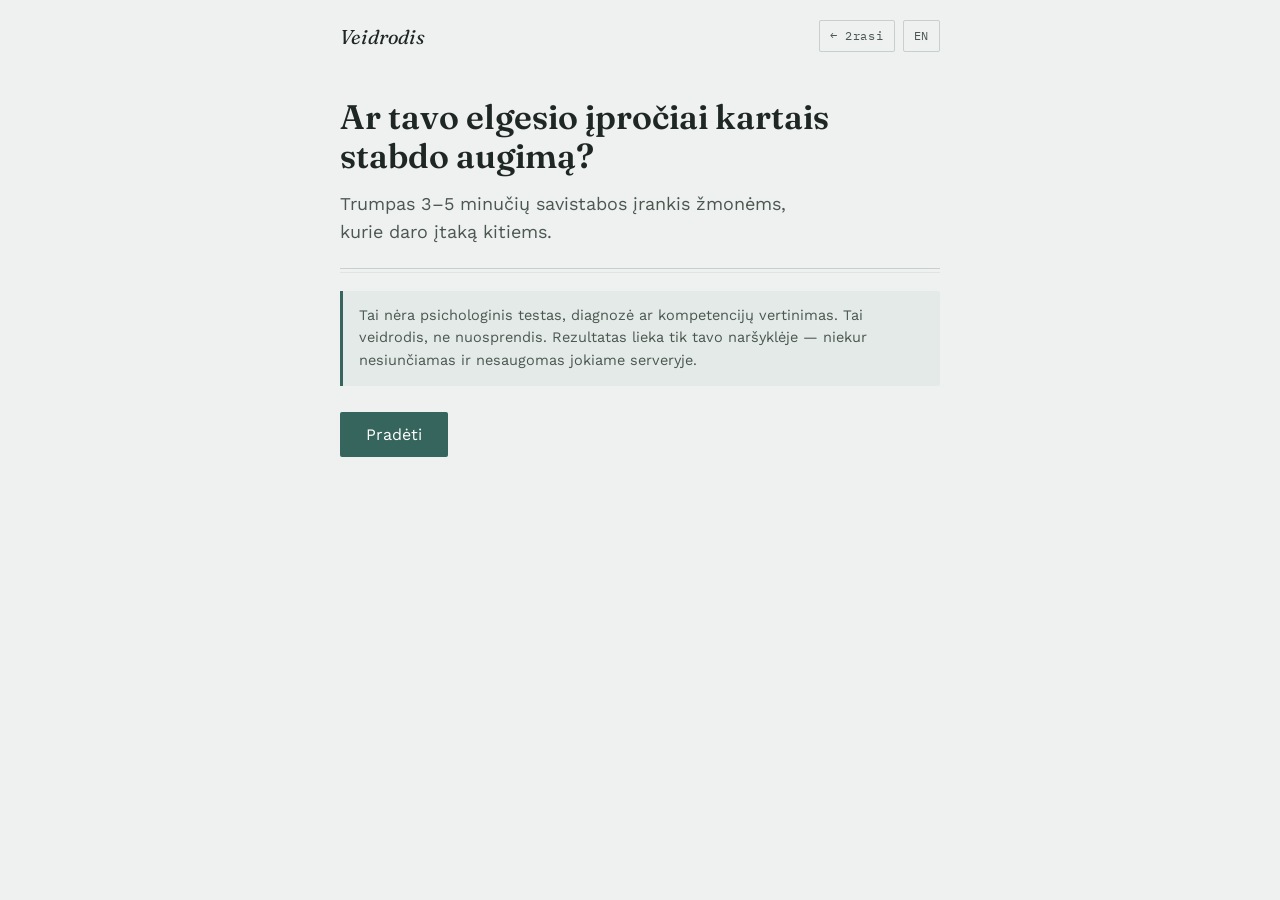
<file: index.html>
<!DOCTYPE html>
<html lang="lt">
<head>
<meta charset="UTF-8">
<meta name="viewport" content="width=device-width, initial-scale=1.0">
<title>Veidrodis — savirefleksijos įrankis</title>
<meta name="description" content="Trumpas savirefleksijos įrankis žmonėms, kurie daro įtaką kitiems. Ne testas, ne diagnozė — veidrodis.">
<link rel="preconnect" href="https://fonts.googleapis.com">
<link rel="preconnect" href="https://fonts.gstatic.com" crossorigin>
<link href="https://fonts.googleapis.com/css2?family=Fraunces:ital,wght@0,500;0,600;1,500&family=Work+Sans:wght@400;500;600&family=IBM+Plex+Mono:wght@400;500&display=swap" rel="stylesheet">
<link rel="stylesheet" href="styles.css">
</head>
<body>

<header class="app-header no-print">
  <span class="brand" data-i18n="brand">Veidrodis</span>
  <div class="header-actions">
    <a class="back-2rasi" href="https://2rasi.lt/#experiments" onclick="this.href=document.documentElement.lang==='en'?'https://2rasi.com/#experiments':'https://2rasi.lt/#experiments'">← 2rasi</a>
    <button class="lang-toggle" id="langToggle" type="button">EN</button>
  </div>
</header>

<main>

  <!-- ============ INTRO ============ -->
  <section class="screen active" id="screen-intro">
    <div id="resumeBanner" class="resume-banner" style="display:none;">
      <span id="resumeText"></span>
      <div class="button-row">
        <button class="secondary-button" id="discardBtn" type="button"></button>
        <button class="primary-button" id="resumeBtn" type="button"></button>
      </div>
    </div>

    <h1 class="hero-title" id="heroTitle"></h1>
    <p class="hero-subtitle" id="heroSubtitle"></p>

    <div class="reflect-rule"></div>

    <p class="disclaimer" id="disclaimerText"></p>

    <button class="primary-button" id="startBtn" type="button"></button>
  </section>

  <!-- ============ ROLE (optional context) ============ -->
  <section class="screen" id="screen-role">
    <h2 class="question-text" id="roleQuestionText" style="font-size:24px; min-height:auto;"></h2>
    <div class="role-options" id="roleOptions"></div>
  </section>

  <!-- ============ QUESTIONS ============ -->
  <section class="screen" id="screen-question">
    <div class="progress-track"><div class="progress-fill" id="progressFill"></div></div>
    <span class="progress-label" id="progressLabel"></span>

    <p class="question-text" id="questionText"></p>

    <div class="scale-row" id="scaleRow" role="group" aria-label="Skalė 1–5"></div>
    <div class="scale-labels">
      <span id="scaleMinLabel"></span>
      <span id="scaleMaxLabel"></span>
    </div>

    <div class="nav-row">
      <button class="secondary-button" id="prevBtn" type="button"></button>
      <button class="primary-button" id="nextBtn" type="button" disabled></button>
    </div>
  </section>

  <!-- ============ TRANSITION ============ -->
  <section class="screen" id="screen-transition">
    <span class="transition-mark" id="transitionTitle"></span>
    <p class="transition-text" id="transitionText"></p>
    <button class="primary-button" id="showResultsBtn" type="button"></button>
  </section>

  <!-- ============ RESULTS ============ -->
  <section class="screen" id="screen-results">
    <h2 class="hero-title" style="font-size:28px;" id="resultsTitle"></h2>
    <p class="results-intro" id="resultsIntro"></p>

    <div id="categoryBars"></div>

    <div class="top-areas">
      <h3 class="top-areas-heading" id="topAreasHeading"></h3>
      <div id="topAreasList"></div>
    </div>

    <div class="button-row no-print">
      <button class="primary-button" id="downloadPdfBtn" type="button"></button>
      <button class="secondary-button" id="restartBtn" type="button"></button>
      <a class="secondary-button back-2rasi" href="https://2rasi.lt/#experiments" onclick="this.href=document.documentElement.lang==='en'?'https://2rasi.com/#experiments':'https://2rasi.lt/#experiments'" style="text-decoration:none;display:inline-flex;align-items:center;justify-content:center;">← 2rasi</a>
    </div>

    <p class="footer-note" id="footerNote"></p>
  </section>

</main>

<script src="data.js"></script>
<script src="app.js"></script>
</body>
</html>
</file>
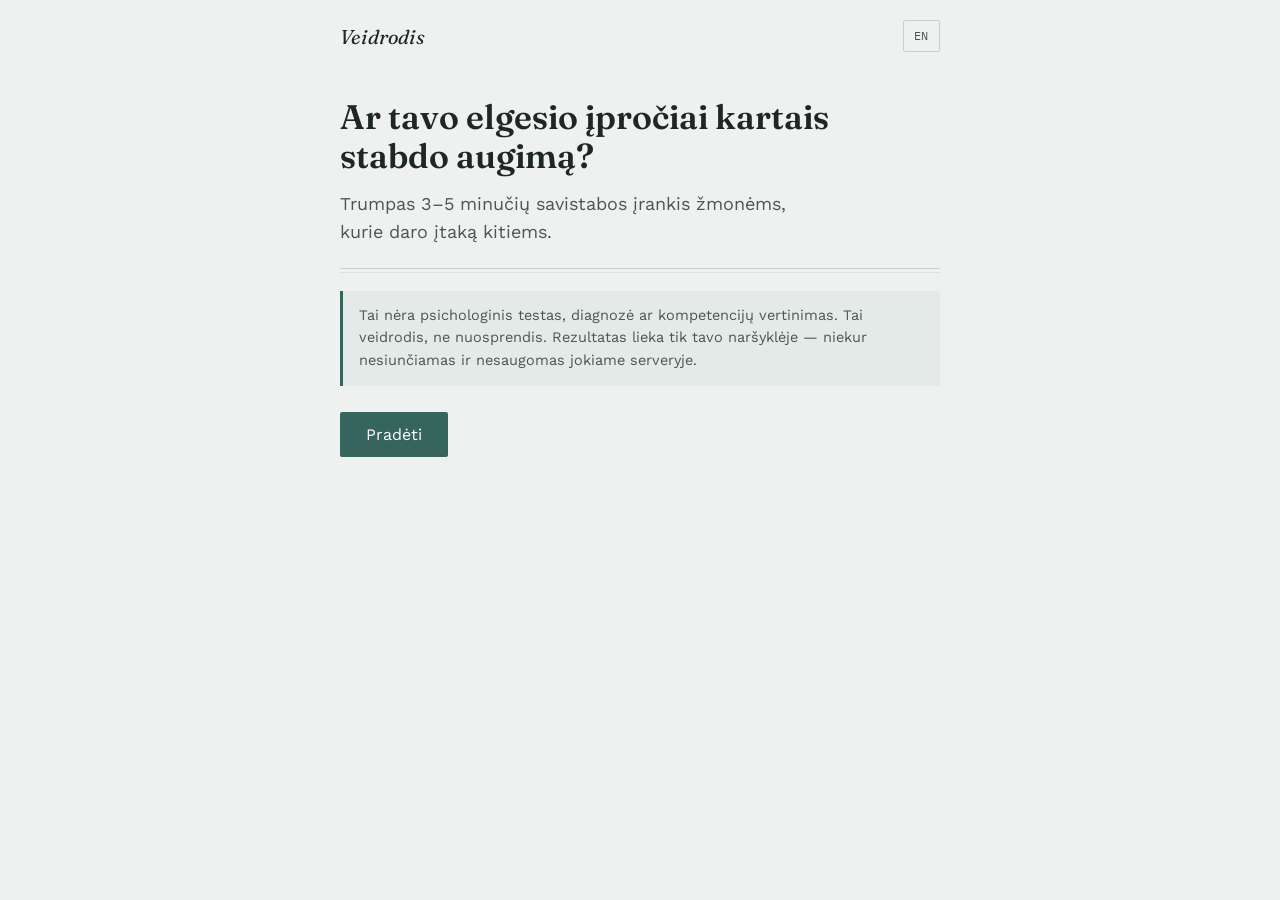
<file: index-1.html>
<!DOCTYPE html>
<html lang="lt">
<head>
<meta charset="UTF-8">
<meta name="viewport" content="width=device-width, initial-scale=1.0">
<title>Veidrodis — savirefleksijos įrankis</title>
<meta name="description" content="Trumpas savirefleksijos įrankis žmonėms, kurie daro įtaką kitiems. Ne testas, ne diagnozė — veidrodis.">
<link rel="preconnect" href="https://fonts.googleapis.com">
<link rel="preconnect" href="https://fonts.gstatic.com" crossorigin>
<link href="https://fonts.googleapis.com/css2?family=Fraunces:ital,wght@0,500;0,600;1,500&family=Work+Sans:wght@400;500;600&family=IBM+Plex+Mono:wght@400;500&display=swap" rel="stylesheet">
<link rel="stylesheet" href="styles.css">
</head>
<body>

<header class="app-header no-print">
  <span class="brand" data-i18n="brand">Veidrodis</span>
  <button class="lang-toggle" id="langToggle" type="button">EN</button>
</header>

<main>

  <!-- ============ INTRO ============ -->
  <section class="screen active" id="screen-intro">
    <div id="resumeBanner" class="resume-banner" style="display:none;">
      <span id="resumeText"></span>
      <div class="button-row">
        <button class="secondary-button" id="discardBtn" type="button"></button>
        <button class="primary-button" id="resumeBtn" type="button"></button>
      </div>
    </div>

    <h1 class="hero-title" id="heroTitle"></h1>
    <p class="hero-subtitle" id="heroSubtitle"></p>

    <div class="reflect-rule"></div>

    <p class="disclaimer" id="disclaimerText"></p>

    <button class="primary-button" id="startBtn" type="button"></button>
  </section>

  <!-- ============ ROLE (optional context) ============ -->
  <section class="screen" id="screen-role">
    <h2 class="question-text" id="roleQuestionText" style="font-size:24px; min-height:auto;"></h2>
    <div class="role-options" id="roleOptions"></div>
  </section>

  <!-- ============ QUESTIONS ============ -->
  <section class="screen" id="screen-question">
    <div class="progress-track"><div class="progress-fill" id="progressFill"></div></div>
    <span class="progress-label" id="progressLabel"></span>

    <p class="question-text" id="questionText"></p>

    <div class="scale-row" id="scaleRow" role="group" aria-label="Skalė 1–5"></div>
    <div class="scale-labels">
      <span id="scaleMinLabel"></span>
      <span id="scaleMaxLabel"></span>
    </div>

    <div class="nav-row">
      <button class="secondary-button" id="prevBtn" type="button"></button>
      <button class="primary-button" id="nextBtn" type="button" disabled></button>
    </div>
  </section>

  <!-- ============ TRANSITION ============ -->
  <section class="screen" id="screen-transition">
    <span class="transition-mark" id="transitionTitle"></span>
    <p class="transition-text" id="transitionText"></p>
    <button class="primary-button" id="showResultsBtn" type="button"></button>
  </section>

  <!-- ============ RESULTS ============ -->
  <section class="screen" id="screen-results">
    <h2 class="hero-title" style="font-size:28px;" id="resultsTitle"></h2>
    <p class="results-intro" id="resultsIntro"></p>

    <div id="categoryBars"></div>

    <div class="top-areas">
      <h3 class="top-areas-heading" id="topAreasHeading"></h3>
      <div id="topAreasList"></div>
    </div>

    <div class="button-row no-print">
      <button class="primary-button" id="downloadPdfBtn" type="button"></button>
      <button class="secondary-button" id="restartBtn" type="button"></button>
    </div>

    <p class="footer-note" id="footerNote"></p>
  </section>

</main>

<script src="data.js"></script>
<script src="app.js"></script>
</body>
</html>
</file>
<file: styles.css>
/* ============================================================
   Design tokens — "still water" palette: a quiet, reflective tool.
   ============================================================ */
:root {
  --bg: #EEF1EF;
  --panel: #E4EAE7;
  --ink: #1E2723;
  --ink-soft: #4B5751;
  --line: #C7D0CB;
  --teal: #35655C;
  --teal-deep: #244640;
  --teal-tint: #DCE8E4;
  --clay: #A9714C;
  --clay-tint: #EFE2D6;

  --font-display: "Fraunces", serif;
  --font-body: "Work Sans", sans-serif;
  --font-mono: "IBM Plex Mono", monospace;

  --radius: 2px;
  --max-width: 640px;
}

* { box-sizing: border-box; }

html { -webkit-text-size-adjust: 100%; }

body {
  margin: 0;
  background: var(--bg);
  color: var(--ink);
  font-family: var(--font-body);
  font-size: 17px;
  line-height: 1.55;
  -webkit-font-smoothing: antialiased;
}

@media (prefers-reduced-motion: reduce) {
  * { animation-duration: 0.001ms !important; transition-duration: 0.001ms !important; }
}

a { color: var(--teal-deep); }

button {
  font-family: var(--font-body);
  cursor: pointer;
}

button:focus-visible,
a:focus-visible,
input:focus-visible,
label:focus-visible {
  outline: 2px solid var(--teal);
  outline-offset: 3px;
}

/* ---------- shell ---------- */

.app-header {
  max-width: var(--max-width);
  margin: 0 auto;
  padding: 20px 20px 0;
  display: flex;
  align-items: center;
  justify-content: space-between;
  gap: 12px;
}

.brand {
  font-family: var(--font-display);
  font-style: italic;
  font-size: 20px;
  letter-spacing: 0.01em;
}

.header-actions {
  display: flex;
  align-items: center;
  gap: 8px;
}

.back-2rasi,
.lang-toggle {
  background: none;
  border: 1px solid var(--line);
  color: var(--ink-soft);
  font-family: var(--font-mono);
  font-size: 12px;
  padding: 6px 10px;
  border-radius: var(--radius);
  letter-spacing: 0.06em;
  line-height: 1.5;
}

.back-2rasi {
  text-decoration: none;
  white-space: nowrap;
}

.back-2rasi:hover,
.lang-toggle:hover { border-color: var(--teal); color: var(--teal-deep); }

main {
  max-width: var(--max-width);
  margin: 0 auto;
  padding: 28px 20px 80px;
}

.screen { display: none; }
.screen.active { display: block; animation: rise 420ms ease both; }

@keyframes rise {
  from { opacity: 0; transform: translateY(8px); }
  to { opacity: 1; transform: translateY(0); }
}

/* ---------- hero / intro ---------- */

.hero-title {
  font-family: var(--font-display);
  font-weight: 600;
  font-size: 34px;
  line-height: 1.15;
  margin: 18px 0 14px;
  max-width: 22ch;
}

.hero-subtitle {
  color: var(--ink-soft);
  font-size: 18px;
  margin: 0 0 22px;
  max-width: 42ch;
}

.reflect-rule {
  position: relative;
  height: 1px;
  background: var(--line);
  margin: 22px 0;
}
.reflect-rule::after {
  content: "";
  position: absolute;
  left: 0;
  top: 4px;
  height: 1px;
  width: 100%;
  background: var(--line);
  opacity: 0.4;
}

.disclaimer {
  background: var(--panel);
  border-left: 3px solid var(--teal);
  padding: 14px 16px;
  font-size: 14.5px;
  color: var(--ink-soft);
  border-radius: 0 var(--radius) var(--radius) 0;
  margin-bottom: 26px;
}

.primary-button {
  background: var(--teal);
  color: #fff;
  border: none;
  padding: 13px 26px;
  font-size: 16px;
  border-radius: var(--radius);
  transition: background 150ms ease, transform 150ms ease;
}
.primary-button:hover { background: var(--teal-deep); }
.primary-button:active { transform: translateY(1px); }

.secondary-button {
  background: none;
  border: 1px solid var(--line);
  color: var(--ink);
  padding: 12px 22px;
  font-size: 15px;
  border-radius: var(--radius);
}
.secondary-button:hover { border-color: var(--teal); color: var(--teal-deep); }

.button-row { display: flex; gap: 12px; align-items: center; flex-wrap: wrap; }

/* ---------- role screen ---------- */

.role-options { display: grid; gap: 10px; margin: 22px 0 28px; }

.role-option {
  text-align: left;
  background: #fff;
  border: 1px solid var(--line);
  padding: 14px 16px;
  border-radius: var(--radius);
  font-size: 15.5px;
  color: var(--ink);
}
.role-option:hover { border-color: var(--teal); background: var(--teal-tint); }
.role-option[aria-pressed="true"] {
  border-color: var(--teal);
  background: var(--teal-tint);
  font-weight: 600;
}

/* ---------- question screen ---------- */

.progress-track {
  height: 2px;
  background: var(--line);
  position: relative;
  margin-bottom: 8px;
}
.progress-fill {
  position: absolute;
  left: 0; top: 0; height: 2px;
  background: var(--teal);
  transition: width 300ms ease;
}
.progress-label {
  font-family: var(--font-mono);
  font-size: 12.5px;
  color: var(--ink-soft);
  letter-spacing: 0.04em;
  margin-bottom: 34px;
  display: block;
}

.question-text {
  font-family: var(--font-display);
  font-size: 25px;
  line-height: 1.32;
  margin: 0 0 34px;
  min-height: 110px;
}

.scale-row {
  display: flex;
  justify-content: space-between;
  gap: 8px;
  margin-bottom: 8px;
}

.scale-option {
  flex: 1;
  aspect-ratio: 1;
  border: 1px solid var(--line);
  background: #fff;
  border-radius: 50%;
  font-family: var(--font-mono);
  font-size: 15px;
  color: var(--ink-soft);
  display: flex;
  align-items: center;
  justify-content: center;
  transition: all 150ms ease;
}
.scale-option:hover { border-color: var(--teal); color: var(--teal-deep); }
.scale-option[aria-pressed="true"] {
  background: var(--teal);
  border-color: var(--teal);
  color: #fff;
}

.scale-labels {
  display: flex;
  justify-content: space-between;
  font-size: 12.5px;
  color: var(--ink-soft);
  margin-bottom: 36px;
}
.scale-labels span:last-child { text-align: right; }

.nav-row {
  display: flex;
  justify-content: space-between;
  align-items: center;
}

/* ---------- transition screen ---------- */

.transition-mark {
  font-family: var(--font-mono);
  font-size: 12px;
  color: var(--teal-deep);
  letter-spacing: 0.12em;
  text-transform: uppercase;
  margin-bottom: 10px;
  display: block;
}

.transition-text {
  font-family: var(--font-display);
  font-size: 24px;
  line-height: 1.4;
  margin: 14px 0 34px;
}

/* ---------- results screen ---------- */

.results-intro { color: var(--ink-soft); margin-bottom: 30px; }

.category-row {
  margin-bottom: 26px;
}

.category-head {
  display: flex;
  justify-content: space-between;
  align-items: baseline;
  margin-bottom: 8px;
}

.category-name {
  font-family: var(--font-display);
  font-size: 17px;
}

.category-score {
  font-family: var(--font-mono);
  font-size: 13px;
  color: var(--ink-soft);
}

/* the "reflecting line" — signature element:
   a bar grows from a fixed axis, with a fainter mirrored
   bar beneath it, echoing the idea of a mirror, not a verdict. */
.bar-axis {
  position: relative;
  height: 10px;
  background: var(--line);
  border-radius: var(--radius);
  overflow: hidden;
}
.bar-fill {
  position: absolute;
  left: 0; top: 0; bottom: 0;
  background: var(--teal);
  border-radius: var(--radius);
  transition: width 700ms cubic-bezier(.2,.8,.2,1);
}
.bar-fill.is-clay { background: var(--clay); }

.bar-mirror {
  height: 5px;
  margin-top: 3px;
  border-radius: var(--radius);
  opacity: 0.28;
  transition: width 700ms cubic-bezier(.2,.8,.2,1);
}

.category-label {
  font-size: 13px;
  color: var(--ink-soft);
  margin-top: 6px;
}

.top-areas {
  background: var(--panel);
  border-radius: var(--radius);
  padding: 22px 22px 6px;
  margin: 36px 0;
}

.top-areas-heading {
  font-family: var(--font-display);
  font-size: 19px;
  margin: 0 0 18px;
}

.top-area-item {
  border-top: 1px solid var(--line);
  padding: 16px 0;
}
.top-area-item:first-child { border-top: none; padding-top: 0; }

.top-area-name {
  font-weight: 600;
  margin-bottom: 6px;
}

.reflection-label {
  font-family: var(--font-mono);
  font-size: 11.5px;
  text-transform: uppercase;
  letter-spacing: 0.06em;
  color: var(--clay);
  margin-bottom: 4px;
  display: block;
}

.reflection-question {
  font-style: italic;
  color: var(--ink-soft);
}

.footer-note {
  font-size: 13px;
  color: var(--ink-soft);
  margin-top: 30px;
  border-top: 1px solid var(--line);
  padding-top: 16px;
}

/* ---------- resume banner ---------- */

.resume-banner {
  background: var(--clay-tint);
  border: 1px solid var(--clay);
  border-radius: var(--radius);
  padding: 14px 16px;
  margin-bottom: 22px;
  font-size: 14.5px;
  display: flex;
  justify-content: space-between;
  align-items: center;
  gap: 12px;
  flex-wrap: wrap;
}

/* ---------- responsive ---------- */

@media (max-width: 420px) {
  .hero-title { font-size: 28px; }
  .question-text { font-size: 21px; min-height: 90px; }
  .scale-option { font-size: 13px; }
  .app-header { align-items: flex-start; }
  .header-actions { gap: 6px; }
  .back-2rasi, .lang-toggle { padding: 6px 8px; }
}

/* ---------- print (PDF export) ---------- */

@media print {
  .app-header, .no-print { display: none !important; }
  body { background: #fff; font-size: 13px; }
  main { max-width: 100%; padding: 0; }
  .screen { display: none !important; }
  .screen.active { display: block !important; }
  .bar-fill, .bar-mirror { transition: none; }
  .top-areas { background: none; border: 1px solid #000; }
}
</file>
